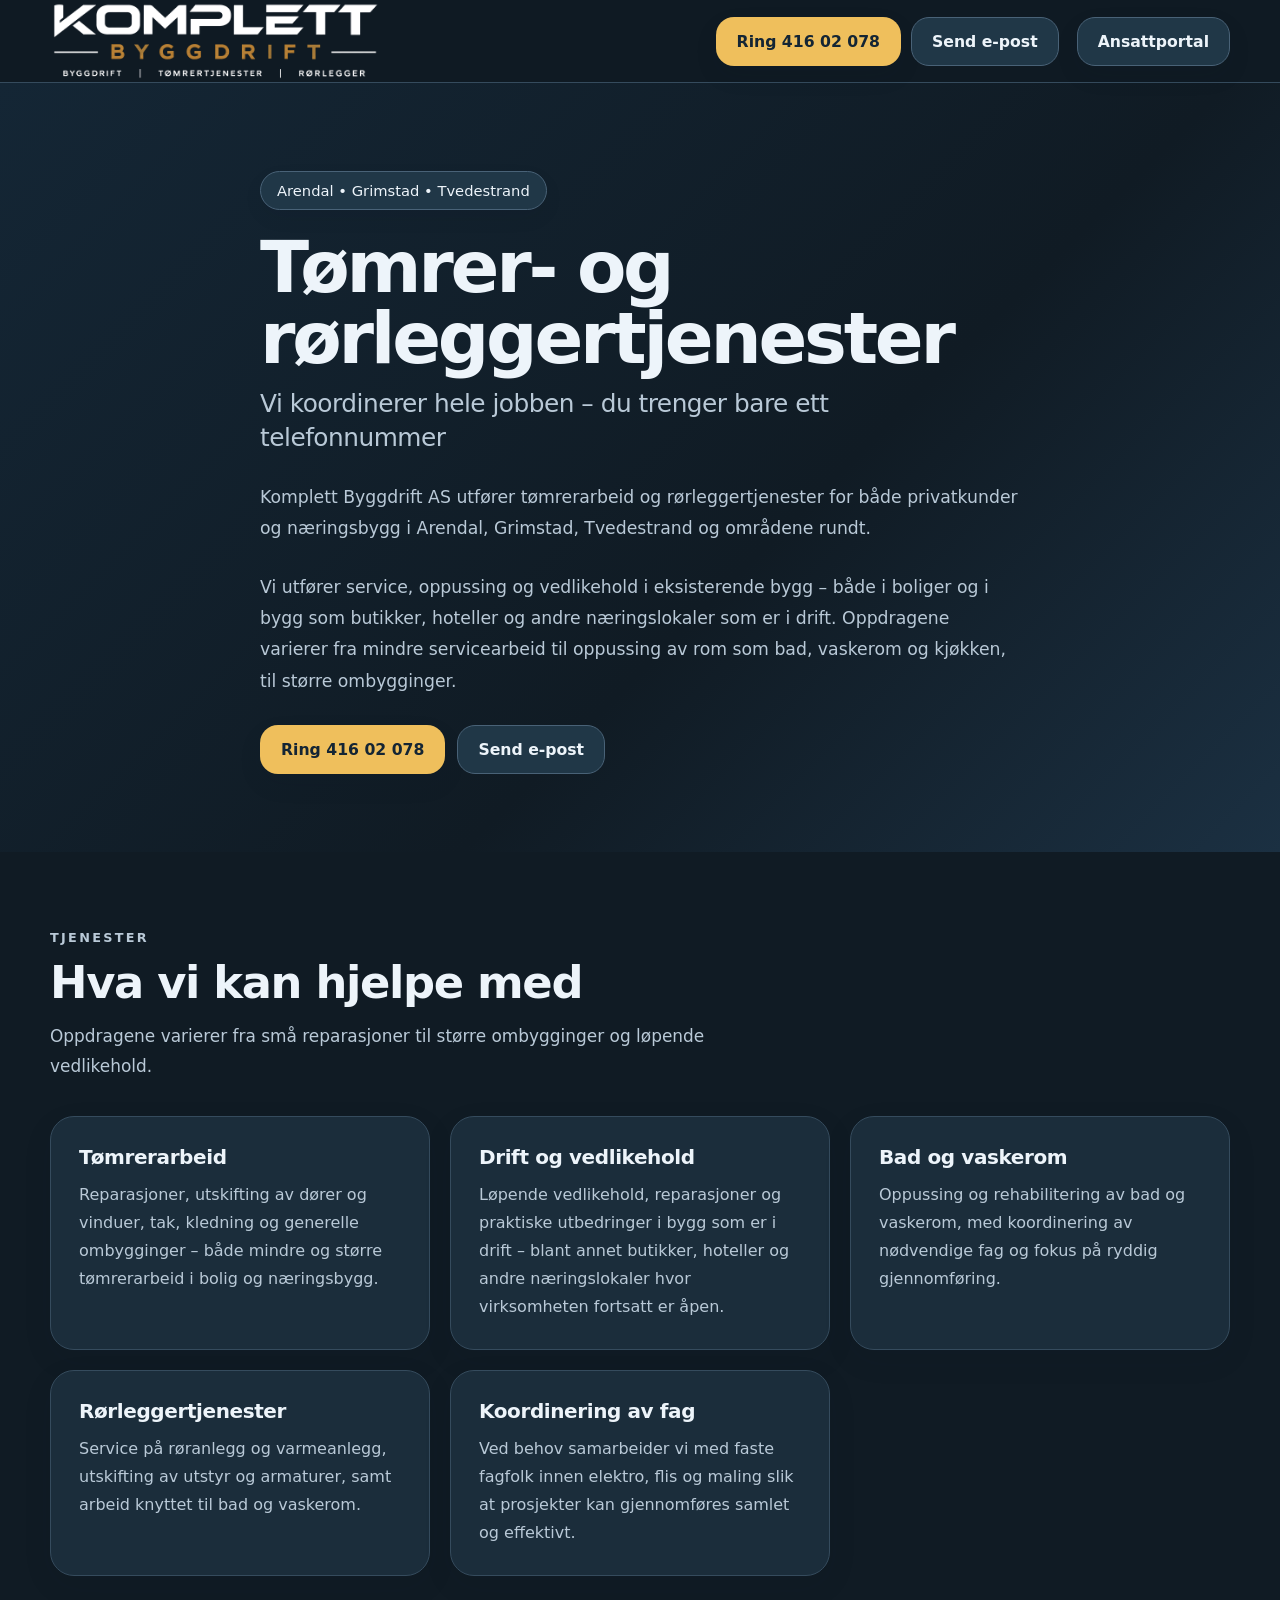
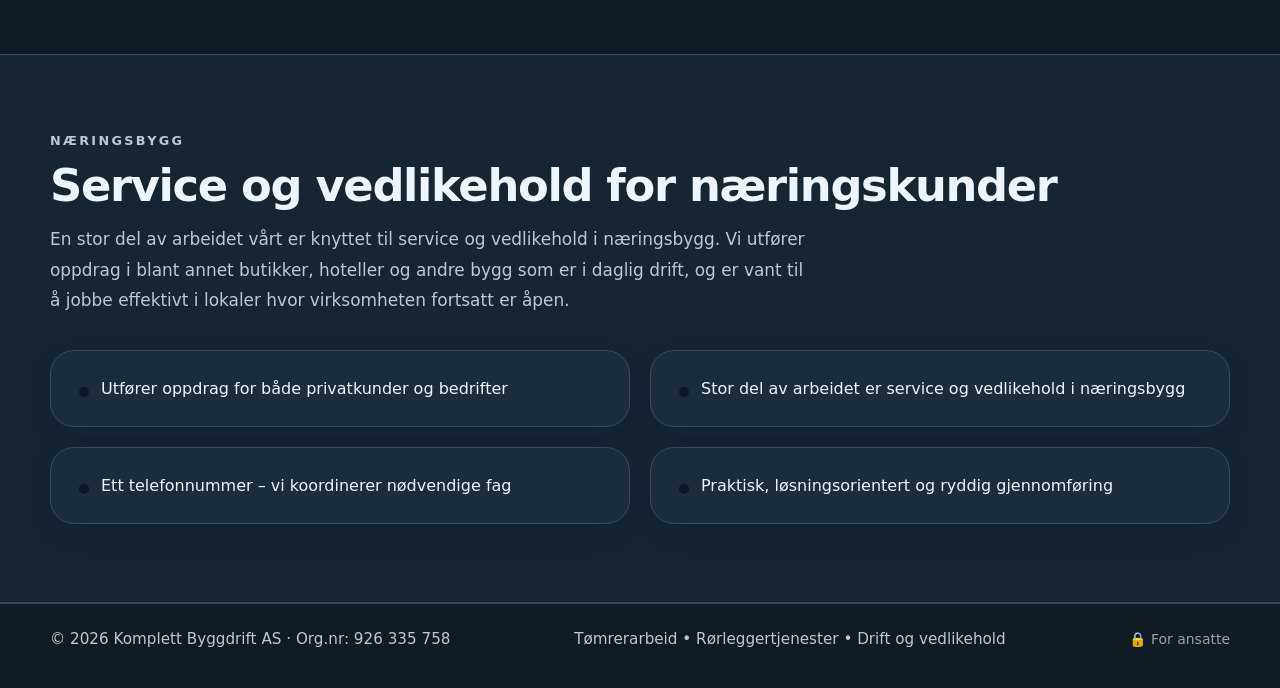
<file: index.html>
<!DOCTYPE html>
<html lang="no">
<head>
  <meta charset="UTF-8" />
  <meta name="viewport" content="width=device-width, initial-scale=1.0" />

  <!-- Primary SEO -->
  <title>Tømrer og rørlegger Arendal, Grimstad, Tvedestrand | Komplett Byggdrift AS</title>
  <meta name="description" content="Tømrerarbeid, rørleggertjenester og vedlikehold i Arendal, Grimstad og Tvedestrand. Service, oppussing og næringsbygg-vedlikehold. Ring 416 02 078." />
  <meta name="keywords" content="tømrer arendal, rørlegger arendal, tømrer grimstad, rørlegger grimstad, tømrer tvedestrand, rørlegger tvedestrand, oppussing bad arendal, vaskerom renovering, næringsbygg vedlikehold agder, takarbeid, kledning, vindusbytte" />
  <meta name="author" content="Komplett Byggdrift AS" />
  <meta name="robots" content="index, follow, max-snippet:-1, max-image-preview:large, max-video-preview:-1" />
  <meta name="googlebot" content="index, follow" />
  <meta name="theme-color" content="#0f172a" />
  <link rel="canonical" href="https://komplettbyggdrift.no/" />
  <link rel="alternate" hreflang="no" href="https://komplettbyggdrift.no/" />
  <link rel="alternate" hreflang="x-default" href="https://komplettbyggdrift.no/" />

  <!-- Open Graph (Facebook, LinkedIn, Slack) -->
  <meta property="og:type" content="website" />
  <meta property="og:url" content="https://komplettbyggdrift.no/" />
  <meta property="og:title" content="Komplett Byggdrift AS - Tømrer og rørlegger i Arendal" />
  <meta property="og:description" content="Vi koordinerer hele jobben. Tømrerarbeid, rørleggertjenester, bad, vaskerom og næringsbygg-service i Arendal, Grimstad og Tvedestrand." />
  <meta property="og:locale" content="nb_NO" />
  <meta property="og:site_name" content="Komplett Byggdrift AS" />

  <!-- Twitter Card -->
  <meta name="twitter:card" content="summary_large_image" />
  <meta name="twitter:title" content="Komplett Byggdrift AS - Tømrer og rørlegger Arendal" />
  <meta name="twitter:description" content="Tømrerarbeid, rørleggertjenester og vedlikehold i Arendal, Grimstad og Tvedestrand." />

  <!-- Schema.org JSON-LD: LocalBusiness + Services + FAQ -->
  <script type="application/ld+json">
  {
    "@context": "https://schema.org",
    "@graph": [
      {
        "@type": ["LocalBusiness","GeneralContractor","HomeAndConstructionBusiness","Plumber"],
        "@id": "https://komplettbyggdrift.no/#organization",
        "name": "Komplett Byggdrift AS",
        "alternateName": "Komplett Byggdrift",
        "description": "Tømrerarbeid, rørleggertjenester, oppussing og service i Arendal, Grimstad og Tvedestrand.",
        "url": "https://komplettbyggdrift.no/",
        "telephone": ["+4741602078"],
        "email": "post@komplettbyggdrift.no",
        "address": {
          "@type": "PostalAddress",
          "streetAddress": "Eplevikatangen 69",
          "postalCode": "4904",
          "addressLocality": "Tvedestrand",
          "addressRegion": "Agder",
          "addressCountry": "NO"
        },
        "geo": {"@type":"GeoCoordinates","latitude":"58.6235","longitude":"8.9286"},
        "areaServed": [
          {"@type":"City","name":"Arendal"},
          {"@type":"City","name":"Grimstad"},
          {"@type":"City","name":"Tvedestrand"},
          {"@type":"City","name":"Risør"},
          {"@type":"City","name":"Lillesand"},
          {"@type":"City","name":"Birkenes"}
        ],
        "serviceArea": {"@type":"GeoCircle","geoMidpoint":{"@type":"GeoCoordinates","latitude":"58.62","longitude":"8.93"},"geoRadius":"50000"},
        "priceRange": "kr-kr-kr",
        "currenciesAccepted": "NOK",
        "paymentAccepted": "Faktura, kontant, kort",
        "openingHoursSpecification": [{"@type":"OpeningHoursSpecification","dayOfWeek":["Monday","Tuesday","Wednesday","Thursday","Friday"],"opens":"07:00","closes":"16:00"}],
        "vatID": "NO926335758MVA",
        "taxID": "926335758",
        "knowsAbout": ["Tømrerarbeid","Rørleggerarbeid","Bad-renovering","Vaskerom","Vindusbytte","Tak","Kledning","Næringsbygg-vedlikehold","TEK17"]
      },
      {
        "@type": "WebSite",
        "@id": "https://komplettbyggdrift.no/#website",
        "url": "https://komplettbyggdrift.no/",
        "name": "Komplett Byggdrift AS",
        "publisher": {"@id":"https://komplettbyggdrift.no/#organization"},
        "inLanguage": "no"
      },
      {
        "@type": "Service",
        "name": "Tømrerarbeid",
        "provider": {"@id":"https://komplettbyggdrift.no/#organization"},
        "areaServed": ["Arendal","Grimstad","Tvedestrand"],
        "description": "Reparasjoner, utskifting av dører og vinduer, tak, kledning og ombygginger i bolig og næringsbygg."
      },
      {
        "@type": "Service",
        "name": "Rørleggertjenester",
        "provider": {"@id":"https://komplettbyggdrift.no/#organization"},
        "areaServed": ["Arendal","Grimstad","Tvedestrand"],
        "description": "Service på røranlegg, utskifting av armatur, bad og vaskerom, varmeanlegg."
      },
      {
        "@type": "Service",
        "name": "Bad og vaskerom",
        "provider": {"@id":"https://komplettbyggdrift.no/#organization"},
        "areaServed": ["Arendal","Grimstad","Tvedestrand"],
        "description": "Oppussing og rehabilitering av bad og vaskerom med koordinering av fag."
      },
      {
        "@type": "FAQPage",
        "mainEntity": [
          {"@type":"Question","name":"Hvilke områder dekker dere?","acceptedAnswer":{"@type":"Answer","text":"Vi tar oppdrag i hele Aust-Agder, særlig Arendal, Grimstad, Tvedestrand, Risør og Lillesand."}},
          {"@type":"Question","name":"Tilbyr dere gratis befaring?","acceptedAnswer":{"@type":"Answer","text":"Ja, vi gjør gratis og uforpliktende befaring på de fleste oppdrag. Ring 416 02 078."}},
          {"@type":"Question","name":"Hva koster bytte av kjøkkenkran?","acceptedAnswer":{"@type":"Answer","text":"En standard kjøkkenkran-bytte koster typisk 2500-4000 kroner inkl. arbeid, oppmøte og standard kran."}},
          {"@type":"Question","name":"Tar dere både privatkunder og næringsbygg?","acceptedAnswer":{"@type":"Answer","text":"Ja. En stor del av arbeidet er service og vedlikehold i næringsbygg, men vi tar også privatoppdrag."}},
          {"@type":"Question","name":"Hvor raskt kan dere rykke ut?","acceptedAnswer":{"@type":"Answer","text":"Ved akutte saker som lekkasje prøver vi å rykke ut samme eller neste dag. For befaringer typisk 2-5 dager."}},
          {"@type":"Question","name":"Følger dere TEK17?","acceptedAnswer":{"@type":"Answer","text":"Ja, alt arbeid utføres i henhold til plan- og bygningsloven og TEK17. Du får FDV-dokumentasjon ved overlevering."}}
        ]
      }
    ]
  }
  </script>

  <style>
    :root {
      --bg: #101b24;
      --bg-soft: #152532;
      --text: #edf4fa;
      --muted: #b9c9d7;
      --line: #354b5d;
      --dark: #0f172a;
      --dark-2: #334155;
      --card: #1b2d3b;
      --shadow: 0 10px 30px rgba(15, 23, 42, 0.08);
      --radius: 24px;
      --radius-sm: 14px;
      --max: 1180px;
    }

    * { box-sizing: border-box; }
    html { scroll-behavior: smooth; }
    body {
      margin: 0;
      font-family: system-ui, -apple-system, BlinkMacSystemFont, "Segoe UI", Roboto, Helvetica, Arial, sans-serif;
      color: var(--text);
      background: var(--bg);
    }

    a { color: inherit; }

    .container {
      width: min(var(--max), calc(100% - 32px));
      margin: 0 auto;
    }

    .site-header {
      position: sticky;
      top: 0;
      z-index: 50;
      background: rgba(255,255,255,0.94);
      backdrop-filter: blur(10px);
      border-bottom: 1px solid var(--line);
    }

    .header-inner {
      display: flex;
      align-items: center;
      justify-content: space-between;
      gap: 16px;
      min-height: 82px;
    }

    .brand {
      display: flex;
      align-items: center;
      gap: 14px;
      min-width: 0;
    }

    .brand-mark {
      width: 52px;
      height: 40px;
      flex: 0 0 auto;
    }

    .brand-title {
      font-size: 1.2rem;
      font-weight: 800;
      letter-spacing: -0.02em;
      margin: 0;
      line-height: 1.1;
    }

    .brand-sub {
      margin: 4px 0 0;
      font-size: 0.94rem;
      color: var(--muted);
    }

    .header-actions {
      display: flex;
      gap: 10px;
      flex-wrap: wrap;
      justify-content: flex-end;
    }

    .hero {
      position: relative;
      overflow: hidden;
      background: linear-gradient(135deg, #f8fafc 0%, #ffffff 55%, #eef2f7 100%);
    }

    .hero-inner {
      padding: 88px 0 78px;
      max-width: 760px;
    }

    .eyebrow {
      display: inline-flex;
      align-items: center;
      border: 1px solid #cbd5e1;
      background: rgba(255,255,255,0.9);
      color: #334155;
      border-radius: 999px;
      padding: 10px 16px;
      font-size: 0.92rem;
      box-shadow: 0 8px 20px rgba(15, 23, 42, 0.06);
    }

    h1 {
      margin: 22px 0 0;
      font-size: clamp(2.4rem, 6vw, 4.5rem);
      line-height: 0.98;
      letter-spacing: -0.045em;
    }

    .hero-subline {
      display: block;
      margin-top: 14px;
      font-size: clamp(1.08rem, 2.5vw, 1.55rem);
      line-height: 1.35;
      font-weight: 500;
      color: var(--muted);
      letter-spacing: -0.02em;
    }

    .hero p {
      font-size: 1.08rem;
      line-height: 1.8;
      color: var(--muted);
      margin: 28px 0 0;
      max-width: 760px;
    }

    .button-row {
      display: flex;
      flex-wrap: wrap;
      gap: 12px;
      margin-top: 28px;
    }

    .btn {
      display: inline-flex;
      align-items: center;
      justify-content: center;
      gap: 8px;
      padding: 14px 20px;
      border-radius: 18px;
      text-decoration: none;
      font-weight: 700;
      font-size: 0.98rem;
      border: 1px solid transparent;
      transition: transform 0.15s ease, box-shadow 0.15s ease, background 0.15s ease;
      box-shadow: 0 10px 24px rgba(15, 23, 42, 0.08);
    }

    .btn:hover { transform: translateY(-1px); }
    .btn-dark { background: var(--dark); color: white; }
    .btn-dark-2 { background: var(--dark-2); color: white; }
    .btn-light { background: var(--card); color: var(--text); border-color: #cbd5e1; box-shadow: none; }

    section.content-section {
      padding: 78px 0;
    }

    .section-label {
      margin: 0;
      text-transform: uppercase;
      letter-spacing: 0.18em;
      font-size: 0.8rem;
      font-weight: 800;
      color: var(--muted);
    }

    h2 {
      margin: 14px 0 0;
      font-size: clamp(2rem, 4vw, 2.8rem);
      line-height: 1.08;
      letter-spacing: -0.03em;
    }

    .section-intro {
      margin-top: 14px;
      max-width: 760px;
      font-size: 1.06rem;
      line-height: 1.8;
      color: var(--muted);
    }

    .services-grid,
    .strengths-grid {
      display: grid;
      gap: 20px;
      margin-top: 34px;
    }

    .services-grid {
      grid-template-columns: repeat(3, minmax(0, 1fr));
    }

    .strengths-grid {
      grid-template-columns: repeat(2, minmax(0, 1fr));
    }

    .card {
      background: var(--card);
      border: 1px solid var(--line);
      border-radius: var(--radius);
      padding: 28px;
      box-shadow: var(--shadow);
    }

    .card h3 {
      margin: 0;
      font-size: 1.25rem;
      letter-spacing: -0.02em;
    }

    .card p {
      margin: 12px 0 0;
      color: var(--muted);
      line-height: 1.75;
    }

    .soft-band {
      background: var(--bg-soft);
      border-top: 1px solid var(--line);
      border-bottom: 1px solid var(--line);
    }

    .strength-item {
      display: flex;
      gap: 12px;
      align-items: flex-start;
    }

    .dot {
      width: 10px;
      height: 10px;
      margin-top: 8px;
      border-radius: 999px;
      background: var(--dark);
      flex: 0 0 auto;
    }

    .contact-box {
      max-width: 780px;
    }

    .contact-note {
      margin-top: 12px;
      color: var(--muted);
      line-height: 1.7;
    }

    form {
      display: grid;
      gap: 14px;
      margin-top: 28px;
      max-width: 720px;
    }

    input, textarea {
      width: 100%;
      padding: 15px 16px;
      border: 1px solid #cbd5e1;
      border-radius: 16px;
      font: inherit;
      color: var(--text);
      background: var(--card);
    }

    textarea { min-height: 140px; resize: vertical; }

    .footer {
      border-top: 1px solid var(--line);
      padding: 26px 0 40px;
      color: var(--muted);
      font-size: 0.95rem;
    }

    .footer-inner {
      display: flex;
      justify-content: space-between;
      gap: 14px;
      flex-wrap: wrap;
    }

    .mobile-call {
      position: fixed;
      left: 50%;
      bottom: 16px;
      transform: translateX(-50%);
      z-index: 40;
      display: none;
      background: var(--dark);
      color: white;
      text-decoration: none;
      padding: 14px 22px;
      border-radius: 999px;
      font-weight: 800;
      box-shadow: 0 14px 30px rgba(15, 23, 42, 0.24);
    }

    @media (max-width: 980px) {
      .services-grid { grid-template-columns: repeat(2, minmax(0, 1fr)); }
      .header-inner { padding: 12px 0; }
      .header-actions { display: none; }
      .hero-inner { padding: 64px 0 60px; }
    }

    @media (max-width: 720px) {
      .container { width: min(var(--max), calc(100% - 24px)); }
      .services-grid,
      .strengths-grid { grid-template-columns: 1fr; }
      .card { padding: 22px; border-radius: 20px; }
      .brand-sub { font-size: 0.86rem; }
      .button-row .btn { width: 100%; }
      .mobile-call { display: inline-flex; }
      .footer { padding-bottom: 92px; }
    }
  .site-header{background:rgba(16,27,36,.96)}.hero{background:linear-gradient(135deg,#142635,#101b24 60%,#1b3042)}.eyebrow,.btn-light{background:#203747;color:#edf4fa;border-color:#496277}.btn-dark{background:#efbf5c;color:#142534}.btn-employee{background:#243f55;color:#f4f8fc;border:1px solid #648099}.faq details{background:#1b2d3b}.header-actions{flex-wrap:wrap}@media(max-width:980px){.header-inner{flex-wrap:wrap}.header-actions{display:flex;width:100%;gap:8px}.header-actions .btn{font-size:12px;padding:10px}.btn-employee{flex:1 1 100%;text-align:center}}

    /* Visible employee entrance in the upper-right corner on every screen. */
    .header-inner{display:grid;grid-template-columns:minmax(0,1fr) auto auto;gap:18px}
    .btn-employee{min-height:44px;background:#203747;color:#edf4fa;border-color:#496277;white-space:nowrap}

    .btn-employee:hover{background:#31546e;border-color:#efbf5c}
    .btn-employee:focus-visible{outline:3px solid #efbf5c;outline-offset:4px}
    @media(max-width:980px){
      .header-inner{grid-template-columns:minmax(0,1fr) auto;gap:12px}
      .header-inner>.brand{grid-column:1;grid-row:1}
      .header-inner>.btn-employee{grid-column:2;grid-row:1;justify-self:end;flex:none;width:auto}
      .header-actions{grid-column:1/-1;grid-row:2;justify-content:flex-start;width:auto}
    }
    @media(max-width:600px){
      .brand{gap:8px}.brand-mark{width:32px;height:30px}
      .brand-title{font-size:15px;line-height:1.25}.brand-sub{display:none}
      .header-inner>.btn-employee{font-size:13px;padding:8px 12px}
      .header-actions .btn{min-height:44px;display:inline-flex;align-items:center;justify-content:center;flex:1 1 auto}
    }

</style>
  <script type="application/ld+json">
    {
      "@context": "https://schema.org",
      "@type": "HomeAndConstructionBusiness",
      "name": "Komplett Byggdrift AS",
      "areaServed": ["Arendal", "Grimstad", "Tvedestrand"],
      "telephone": "+4741602078",
      "email": "eirik@komplettbyggdrift.no",
      "description": "Tømrerarbeid, rørleggertjenester og vedlikehold i Arendal, Grimstad og Tvedestrand. Oppussing, service og arbeid i eksisterende bygg for både privat og næring."
    }
  </script>
<link rel="icon" href="/icon-192.png?v=20261112-logo"></head>
<body>
  <header class="site-header">
    <div class="container header-inner">
      <div class="brand"><img src="/kb-wordmark-dark.png" alt="Komplett Byggdrift AS" width="760" height="186" style="display:block;width:clamp(150px,28vw,330px);height:auto;border-radius:5px"></div>

      <div class="header-actions">
        <a class="btn btn-dark" href="tel:41602078">Ring 416 02 078</a>
        <a class="btn btn-light" href="mailto:eirik@komplettbyggdrift.no">Send e-post</a>
      </div>
      <a class="btn btn-employee" href="anbudskalkulator.html">Ansattportal</a>
    </div>
  </header>

  <section class="hero">
    <div class="container hero-inner">
      <div class="eyebrow">Arendal • Grimstad • Tvedestrand</div>

      <h1>
        Tømrer- og rørleggertjenester
        <span class="hero-subline">Vi koordinerer hele jobben – du trenger bare ett telefonnummer</span>
      </h1>

      <p>
        Komplett Byggdrift AS utfører tømrerarbeid og rørleggertjenester for både privatkunder og næringsbygg i Arendal, Grimstad, Tvedestrand og områdene rundt.
      </p>

      <p>
        Vi utfører service, oppussing og vedlikehold i eksisterende bygg – både i boliger og i bygg som butikker, hoteller og andre næringslokaler som er i drift. Oppdragene varierer fra mindre servicearbeid til oppussing av rom som bad, vaskerom og kjøkken, til større ombygginger.
      </p>

      <div class="button-row">
        <a class="btn btn-dark" href="tel:41602078">Ring 416 02 078</a>
        <a class="btn btn-light" href="mailto:eirik@komplettbyggdrift.no">Send e-post</a>
      
      </div>
    </div>
  </section>

  <section class="content-section">
    <div class="container">
      <p class="section-label">Tjenester</p>
      <h2>Hva vi kan hjelpe med</h2>
      <p class="section-intro">Oppdragene varierer fra små reparasjoner til større ombygginger og løpende vedlikehold.</p>

      <div class="services-grid">
        <article class="card">
          <h3>Tømrerarbeid</h3>
          <p>Reparasjoner, utskifting av dører og vinduer, tak, kledning og generelle ombygginger – både mindre og større tømrerarbeid i bolig og næringsbygg.</p>
        </article>

        <article class="card">
          <h3>Drift og vedlikehold</h3>
          <p>Løpende vedlikehold, reparasjoner og praktiske utbedringer i bygg som er i drift – blant annet butikker, hoteller og andre næringslokaler hvor virksomheten fortsatt er åpen.</p>
        </article>

        <article class="card">
          <h3>Bad og vaskerom</h3>
          <p>Oppussing og rehabilitering av bad og vaskerom, med koordinering av nødvendige fag og fokus på ryddig gjennomføring.</p>
        </article>

        <article class="card">
          <h3>Rørleggertjenester</h3>
          <p>Service på røranlegg og varmeanlegg, utskifting av utstyr og armaturer, samt arbeid knyttet til bad og vaskerom.</p>
        </article>

        <article class="card">
          <h3>Koordinering av fag</h3>
          <p>Ved behov samarbeider vi med faste fagfolk innen elektro, flis og maling slik at prosjekter kan gjennomføres samlet og effektivt.</p>
        </article>
      </div>
    </div>
  </section>

  <section class="content-section soft-band">
    <div class="container">
      <p class="section-label">Næringsbygg</p>
      <h2>Service og vedlikehold for næringskunder</h2>
      <p class="section-intro">En stor del av arbeidet vårt er knyttet til service og vedlikehold i næringsbygg. Vi utfører oppdrag i blant annet butikker, hoteller og andre bygg som er i daglig drift, og er vant til å jobbe effektivt i lokaler hvor virksomheten fortsatt er åpen.</p>

      <div class="strengths-grid">
        <div class="card strength-item">
          <span class="dot"></span>
          <div>Utfører oppdrag for både privatkunder og bedrifter</div>
        </div>
        <div class="card strength-item">
          <span class="dot"></span>
          <div>Stor del av arbeidet er service og vedlikehold i næringsbygg</div>
        </div>
        <div class="card strength-item">
          <span class="dot"></span>
          <div>Ett telefonnummer – vi koordinerer nødvendige fag</div>
        </div>
        <div class="card strength-item">
          <span class="dot"></span>
          <div>Praktisk, løsningsorientert og ryddig gjennomføring</div>
        </div>
      </div>
    </div>
  </section>

      
    </div>
  </section>

  <footer class="footer">
    <div class="container footer-inner">
      <div>© 2026 Komplett Byggdrift AS · Org.nr: 926 335 758</div>
      <div>Tømrerarbeid • Rørleggertjenester • Drift og vedlikehold</div>
      <div><a href="anbudskalkulator.html" style="color:#94a3b8;text-decoration:none;font-size:0.92em">🔒 For ansatte</a></div>
    </div>
  </footer>

  <a class="mobile-call" href="tel:41602078">📞 Ring oss</a>
</body>
</html>
</file>
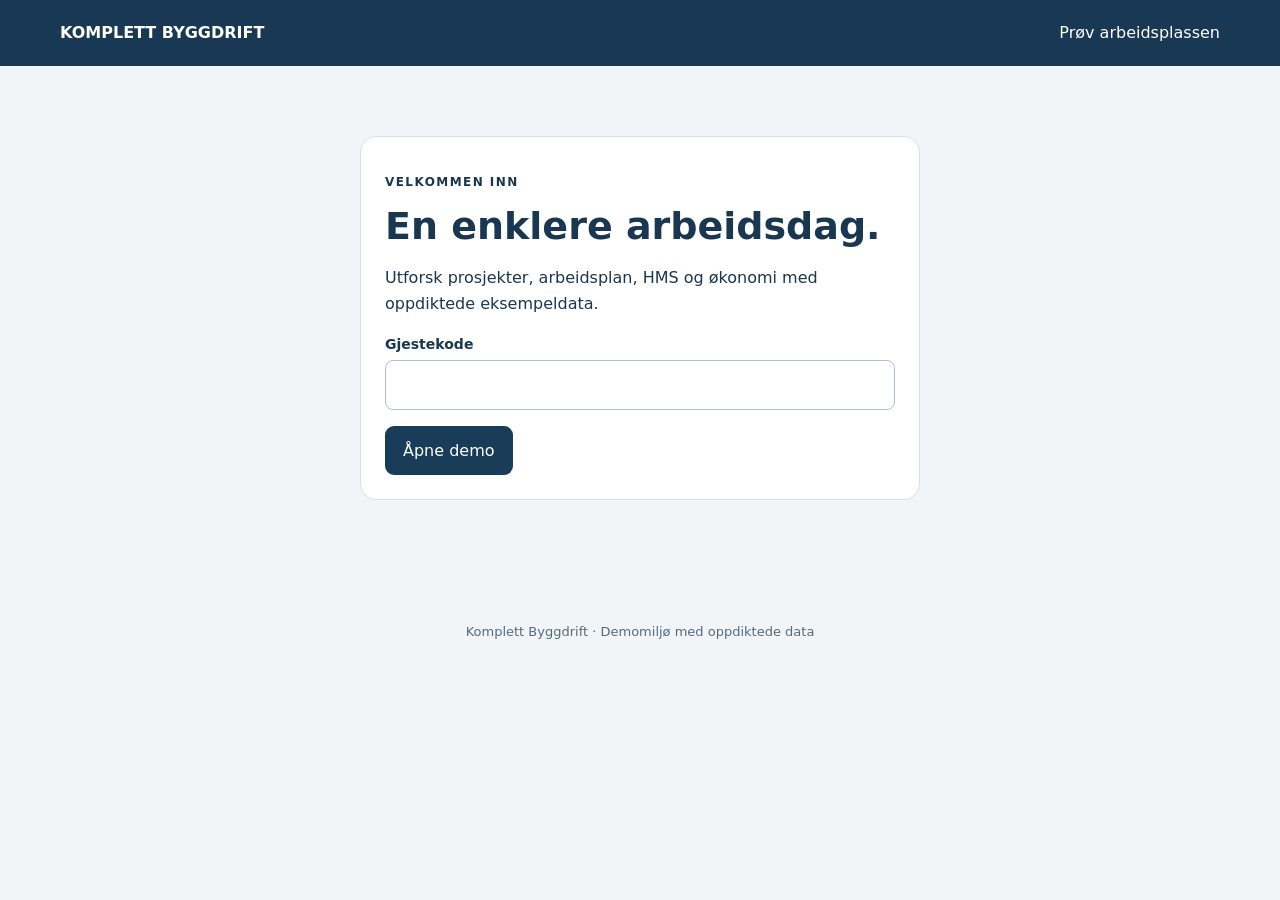
<file: demo.html>
<!doctype html><html lang="nb"><head><meta charset="utf-8"><meta name="viewport" content="width=device-width,initial-scale=1"><meta name="robots" content="noindex,nofollow"><meta name="referrer" content="no-referrer"><title>Prøv arbeidsplassen – Komplett Byggdrift</title><link rel="stylesheet" href="/demo.css?v=20260928-tour"><script src="/kb-database.js"></script><script src="/jspdf-4.2.1.umd.min.js" defer></script><script src="/demo.js?v=20261113-demo-sjekk" defer></script></head><body><header><a href="/">KOMPLETT BYGGDRIFT</a><span>Prøv arbeidsplassen</span></header><main><form id="entry" class="entry card"><p class="eyebrow">VELKOMMEN INN</p><h1>En enklere arbeidsdag.</h1><p>Utforsk prosjekter, arbeidsplan, HMS og økonomi med oppdiktede eksempeldata.</p><label for="code">Gjestekode</label><input id="code" autocomplete="off" spellcheck="false" required><button>Åpne demo</button></form><p id="status" role="status" aria-live="polite"></p><section id="demo" hidden><div class="demo-banner"><strong>DEMO · Oppdiktede data</strong><span>Ingen ekte kunder, ansatte eller økonomitall. Det du prøver, nullstilles når siden lastes på nytt.</span><button id="tour-open" class="secondary" type="button">ⓘ Vis omvisning</button><button id="exit" class="secondary">Avslutt</button></div><nav aria-label="Demoverktøy"><button data-view="day" aria-current="page">Min arbeidsdag</button><button data-view="projects">Prosjekter</button><button data-view="calendar">Arbeidsplan</button><button data-view="finance">Økonomi</button><button data-view="hours">Timeføring · prøve</button><button data-view="hms">HMS</button><button data-view="checklists">Sjekklister</button><button data-view="calculator">Kalkulator</button></nav>
<section data-panel="day"><p class="eyebrow">OVERSIKT</p><h1>God morgen, Alex</h1><p class="intro">Dette skjer på din eksempelarbeidsdag.</p><div class="metrics"><article class="card"><span>Dagens oppdrag</span><strong>2</strong></article><article class="card"><span>Aktive prosjekter</span><strong>3</strong></article><article class="card"><span>Timer denne uken</span><strong id="week-hours">22,5 t</strong></article></div><div class="grid"><article class="card"><h2>Arbeidsplan</h2><p><b>07:00–15:00 · Solsiden</b><br>Takrenovering · Alex og Robin</p><p><b>10:00–11:00 · Parkveien</b><br>Befaring · Kim</p><button data-open="calendar">Se ukeplan →</button></article><article class="card"><h2>Følg opp i dag</h2><label class="check"><input type="checkbox"> Bekreft levering av takstein</label><label class="check"><input type="checkbox"> Ta bilder før undertaket lukkes</label><label class="check"><input type="checkbox"> Kontroller sikring før jobbstart</label><button data-open="hours">Prøv å føre timer →</button></article></div></section>
<section data-panel="projects" hidden><h1>Prosjekter</h1><p class="intro">Åpne kortene for å se arbeidsbeskrivelse og fremdrift.</p><div class="grid"><details class="card"><summary>Solsiden · Takrenovering <span class="tag">Pågår</span></summary><p>Eksempelkunde: Familie Solvik</p><progress value="60" max="100">60 %</progress><p>60 % ferdig · Planlagt: 120 timer</p><p>Riving er fullført. Undertak, sløyfer og lekter monteres denne uken.</p><p>Neste: Takstein og beslag. Dokumenter skjulte detaljer.</p></details><details class="card"><summary>Parkveien · Bad <span class="tag">Planlegging</span></summary><p>Eksempelkunde: Parkhuset Demo AS</p><progress value="20" max="100">20 %</progress><p>20 % ferdig · Befaring og materialvalg gjenstår.</p></details><details class="card"><summary>Hagebyen · Vinduer <span class="tag">Pågår</span></summary><p>Eksempelkunde: Hagebyen Eksempel</p><progress value="80" max="100">80 %</progress><p>80 % ferdig · Ferdigstilling og sluttkontroll fredag.</p></details></div></section>
<section data-panel="calendar" hidden><h1>Arbeidsplan</h1><p class="intro">En oppdiktet arbeidsuke. Ingen tilkobling til firmaets Google-kalendere.</p><div class="card table-wrap"><table><thead><tr><th>Dag</th><th>Oppdrag</th><th>Hvem</th><th>Tid</th></tr></thead><tbody><tr><td>Mandag</td><td>Solsiden · Undertak</td><td>Alex, Robin</td><td>07–15</td></tr><tr><td>Tirsdag</td><td>Solsiden · Sløyfer og lekter</td><td>Alex, Robin</td><td>07–15</td></tr><tr><td>Onsdag</td><td>Parkveien · Befaring</td><td>Kim</td><td>10–11</td></tr><tr><td>Torsdag</td><td>Solsiden · Takstein</td><td>Alex, Robin</td><td>07–15</td></tr><tr><td>Fredag</td><td>Hagebyen · Sluttkontroll</td><td>Kim, Robin</td><td>09–12</td></tr></tbody></table></div></section>
<section data-panel="finance" hidden><p class="eyebrow">OPPDIKTET REGNSKAP · JANUAR–SEPTEMBER</p><h1>Økonomioversikt</h1><p class="intro">Demotallene er laget uavhengig av Komplett Byggdrifts regnskap.</p><div class="metrics" id="finance-metrics"></div><article class="card"><h2>Inntekter og kostnader</h2><p>Blått: inntekter · Oransje: kostnader. Alle beløp eks. MVA.</p><div id="demo-chart" class="chart" role="img" aria-label="Månedlige eksempelinntekter og kostnader. Tall finnes i tabellen under."></div><details><summary>Vis månedstall og akkumulert resultat</summary><div class="table-wrap"><table><thead><tr><th>Måned</th><th>Inntekter</th><th>Kostnader</th><th>Resultat hittil</th></tr></thead><tbody id="finance-rows"></tbody></table></div></details><details><summary>Hva betyr tallene?</summary><p>Driftsinntekter er det bedriften har tjent på arbeid og salg. Driftskostnader er utgiftene til driften. Driftsresultat er inntekter minus kostnader, før finansposter og skatt. Resultatet er ikke det samme som penger på bankkontoen.</p></details></article></section>
<section data-panel="hours" hidden><h1>Prøv timeføring</h1><p class="intro">Dette er en demonstrasjon av en mulig arbeidsflyt. Ingen timer lagres hos firmaet eller sendes til Tripletex.</p><div class="grid"><form id="time-form" class="card"><label for="time-project">Prosjekt</label><select id="time-project"><option>Solsiden</option><option>Parkveien</option><option>Hagebyen</option></select><label for="time-date">Dato</label><input id="time-date" type="date" required><div class="grid"><div><label for="time-start">Fra</label><input id="time-start" type="time" value="07:00" required></div><div><label for="time-end">Til</label><input id="time-end" type="time" value="15:00" required></div></div><label for="time-break">Pause i minutter</label><input id="time-break" type="number" min="0" max="1440" step="1" value="30" required><label for="time-note">Hva ble gjort?</label><input id="time-note" maxlength="200" placeholder="F.eks. montering av sløyfer" required><p id="time-error" role="status"></p><button>Legg til demotimer</button></form><article class="card"><h2>Førte demotimer</h2><p id="time-total">Ingen nye timer ennå.</p><div id="time-list"></div><button id="approve-hours" class="secondary">Simuler godkjenning</button><p class="note">Godkjenning her er bare en demonstrasjon.</p></article></div></section>
<section data-panel="hms" hidden><h1>HMS før oppstart</h1><p class="intro">Prøv sjekklisten for eksempelprosjektet Solsiden.</p><article class="card"><h2>Sikker jobbstart</h2><label class="check"><input type="checkbox" data-hms> Arbeidsområdet er sikret</label><label class="check"><input type="checkbox" data-hms> Verneutstyr er kontrollert</label><label class="check"><input type="checkbox" data-hms> Risiko er gjennomgått med laget</label><p id="hms-progress">0 av 3 punkter krysset av.</p><p class="note">Eksempel på visning, ikke en fullstendig risikovurdering.</p></article></section>
<section data-panel="checklists" hidden><h1>Sjekklister</h1><p class="intro">Prøv en kontroll med oppdiktede oppdrag. Demokontroller lagres i denne nettleseren.</p><div class="grid"><form id="demo-check-form" class="card"><label for="demo-check-type">Type</label><select id="demo-check-type"><option>Høstsjekk av tak</option><option>Vårsjekk av tak</option><option>Egenkontroll – takrehabilitering</option><option>Egenkontroll – rør og avløp</option></select><label for="demo-check-name">Tittel</label><input id="demo-check-name" required maxlength="100" value="Taksjekk · Solsiden"><label for="demo-check-person">Kontrollør</label><input id="demo-check-person" required maxlength="80" value="Ola Eksempel"><div id="demo-check-points"></div><label for="demo-check-note">Avvik og merknader</label><textarea id="demo-check-note" maxlength="500"></textarea><p><button>Lagre demokontroll</button> <button id="demo-check-pdf" type="button" class="secondary">Last ned demo-PDF</button></p><p id="demo-check-status" role="status"></p></form><article class="card"><h2>Siste demokontroller</h2><div id="demo-check-list"></div></article></div></section><section data-panel="calculator" hidden><h1>Prøv en enkel kalkyle</h1><p class="intro">Eksempel: innvendig oppussing. Dette er en forenklet demo, ikke firmaets tak- eller tilbudskalkulator.</p><article class="card"><label for="hours">Arbeidstimer</label><input id="hours" type="number" min="0" max="10000" value="40"><label for="materials">Materialer (kr eks. MVA)</label><input id="materials" type="number" min="0" max="10000000" value="15000"><p>Oppdiktet eksempelpris: 750 kr/time.</p><output id="estimate"></output><p class="note">Demoberegning, ikke et pristilbud.</p></article></section></section></main><dialog id="demo-tour" aria-labelledby="tour-title" aria-describedby="tour-text"><div class="tour-top"><span id="tour-step"></span><button id="tour-close" class="secondary" type="button" aria-label="Lukk omvisningen">✕</button></div><h2 id="tour-title" tabindex="-1"></h2><p id="tour-text"></p><p class="note">Du prøver med oppdiktede data. Ingen endringer påvirker firmaet.</p><div class="tour-actions"><button id="tour-back" class="secondary" type="button">Tilbake</button><button id="tour-next" type="button">Neste →</button></div><button id="tour-skip" class="tour-skip secondary" type="button">Hopp over – jeg vil prøve selv</button></dialog><footer>Komplett Byggdrift · Demomiljø med oppdiktede data</footer></body></html>
</file>
<file: demo.css>
*{box-sizing:border-box}body{margin:0;background:#f2f5f8;color:#193750;font:16px/1.6 system-ui,sans-serif}header{background:#183853;color:white;padding:20px max(20px,calc((100vw - 1160px)/2));display:flex;justify-content:space-between;gap:20px}header a{color:inherit;text-decoration:none;font-weight:750}main{max-width:1200px;margin:30px auto;padding:0 20px 50px}h1{font-size:clamp(28px,4vw,38px);line-height:1.2;margin:12px 0}h2{font-size:20px;margin:0 0 18px}.intro{color:#536b7e;margin-bottom:25px}.eyebrow{font-size:12px;letter-spacing:.12em;font-weight:700}.entry{max-width:560px;margin:70px auto}.card{background:white;border:1px solid #d6e1e9;border-radius:16px;padding:24px;margin-bottom:20px}.grid{display:grid;grid-template-columns:repeat(2,minmax(0,1fr));gap:20px}.metrics{display:grid;grid-template-columns:repeat(3,minmax(0,1fr));gap:18px}.metrics strong{display:block;font-size:clamp(23px,3vw,32px);margin-top:10px}.metrics span{font-size:14px}button,input,select{font:inherit}button{border:1px solid transparent;border-radius:9px;background:#193c58;color:white;padding:11px 17px;min-height:44px;cursor:pointer}button:hover{background:#2d536f}button.secondary{background:#e7eef4;color:#193750;border-color:#b9cbd9}button:disabled{opacity:.55;cursor:default}input,select{width:100%;padding:11px;border:1px solid #aebfce;border-radius:8px;color:inherit;background:#fff;margin:5px 0 16px}label{display:block;font-weight:600;font-size:14px}.check{display:flex;align-items:flex-start;gap:12px;padding:12px 0;font-weight:400}.check input{width:20px;height:20px;margin:3px 0;flex-shrink:0}.demo-banner{display:flex;gap:16px;align-items:center;padding:16px;background:#fff1cd;border:1px solid #e7ce88;border-radius:12px;color:#684b12}.demo-banner span{font-size:13px;flex:1}nav{display:flex;gap:8px;overflow:auto;margin:24px 0 32px;padding-bottom:5px}nav button{white-space:nowrap;background:white;color:#234760;border-color:#c9d7e2}nav button[aria-current=page]{background:#193c58;color:white;box-shadow:inset 0 -3px #e8a317}section[data-panel]{scroll-margin-top:16px}summary{cursor:pointer;font-weight:650;padding:12px 0}.tag{font-size:12px;display:inline-block;margin-left:8px;background:#e5f3ec;color:#216343;padding:3px 8px;border-radius:20px}progress{width:100%;accent-color:#248268}.table-wrap{overflow-x:auto}table{border-collapse:collapse;width:100%;min-width:520px}th,td{text-align:left;border-bottom:1px solid #dce5ed;padding:12px 10px}output{display:block;font-size:28px;font-weight:700}.chart{display:flex;align-items:end;gap:12px;height:240px;overflow:auto;padding:20px 0}.month{flex:1;min-width:45px;text-align:center;font-size:12px}.bars{height:180px;display:flex;align-items:end;justify-content:center;gap:4px}.bar{width:18px;background:#6485de;border-radius:5px 5px 0 0}.bar.cost{background:#edab55}.note,footer{font-size:13px;color:#536b7e}footer{text-align:center;padding:22px}#time-error{color:#ad263c}.time-row{padding:14px 0;border-bottom:1px solid #dce5ed}.time-row p{margin:4px 0}.time-row button{padding:5px 10px;font-size:13px}#status:empty{display:none}[hidden]{display:none!important}:focus-visible{outline:3px solid #d99a16;outline-offset:3px}@media(max-width:650px){header{display:block}header span{display:block;font-size:13px}.grid,.metrics{grid-template-columns:1fr}.metrics{gap:0}.metrics .card{display:flex;align-items:center;justify-content:space-between;margin-bottom:10px}.metrics strong{margin:0}.demo-banner{display:block}.demo-banner span{display:block;margin:8px 0}.card{padding:18px}.entry{margin:30px auto}}
#demo-tour{width:min(520px,calc(100% - 32px));max-height:calc(100dvh - 32px);overflow:auto;border:1px solid #c9d7e2;border-radius:18px;padding:24px;color:#193750;background:white;box-shadow:0 20px 70px #122c4d40}#demo-tour::backdrop{background:#102c4966}.tour-top{display:flex;align-items:center;justify-content:space-between;gap:12px;margin-bottom:14px}#tour-step{font-size:13px;color:#536b7e}#tour-title{font-size:25px;line-height:1.3;margin-bottom:12px}#tour-text{line-height:1.7}.tour-actions{display:flex;justify-content:space-between;gap:12px;margin-top:22px}.tour-skip{width:100%;margin-top:12px}@media(max-width:650px){#demo-tour{padding:20px}.demo-banner button{margin:4px 4px 0 0}}
</file>
